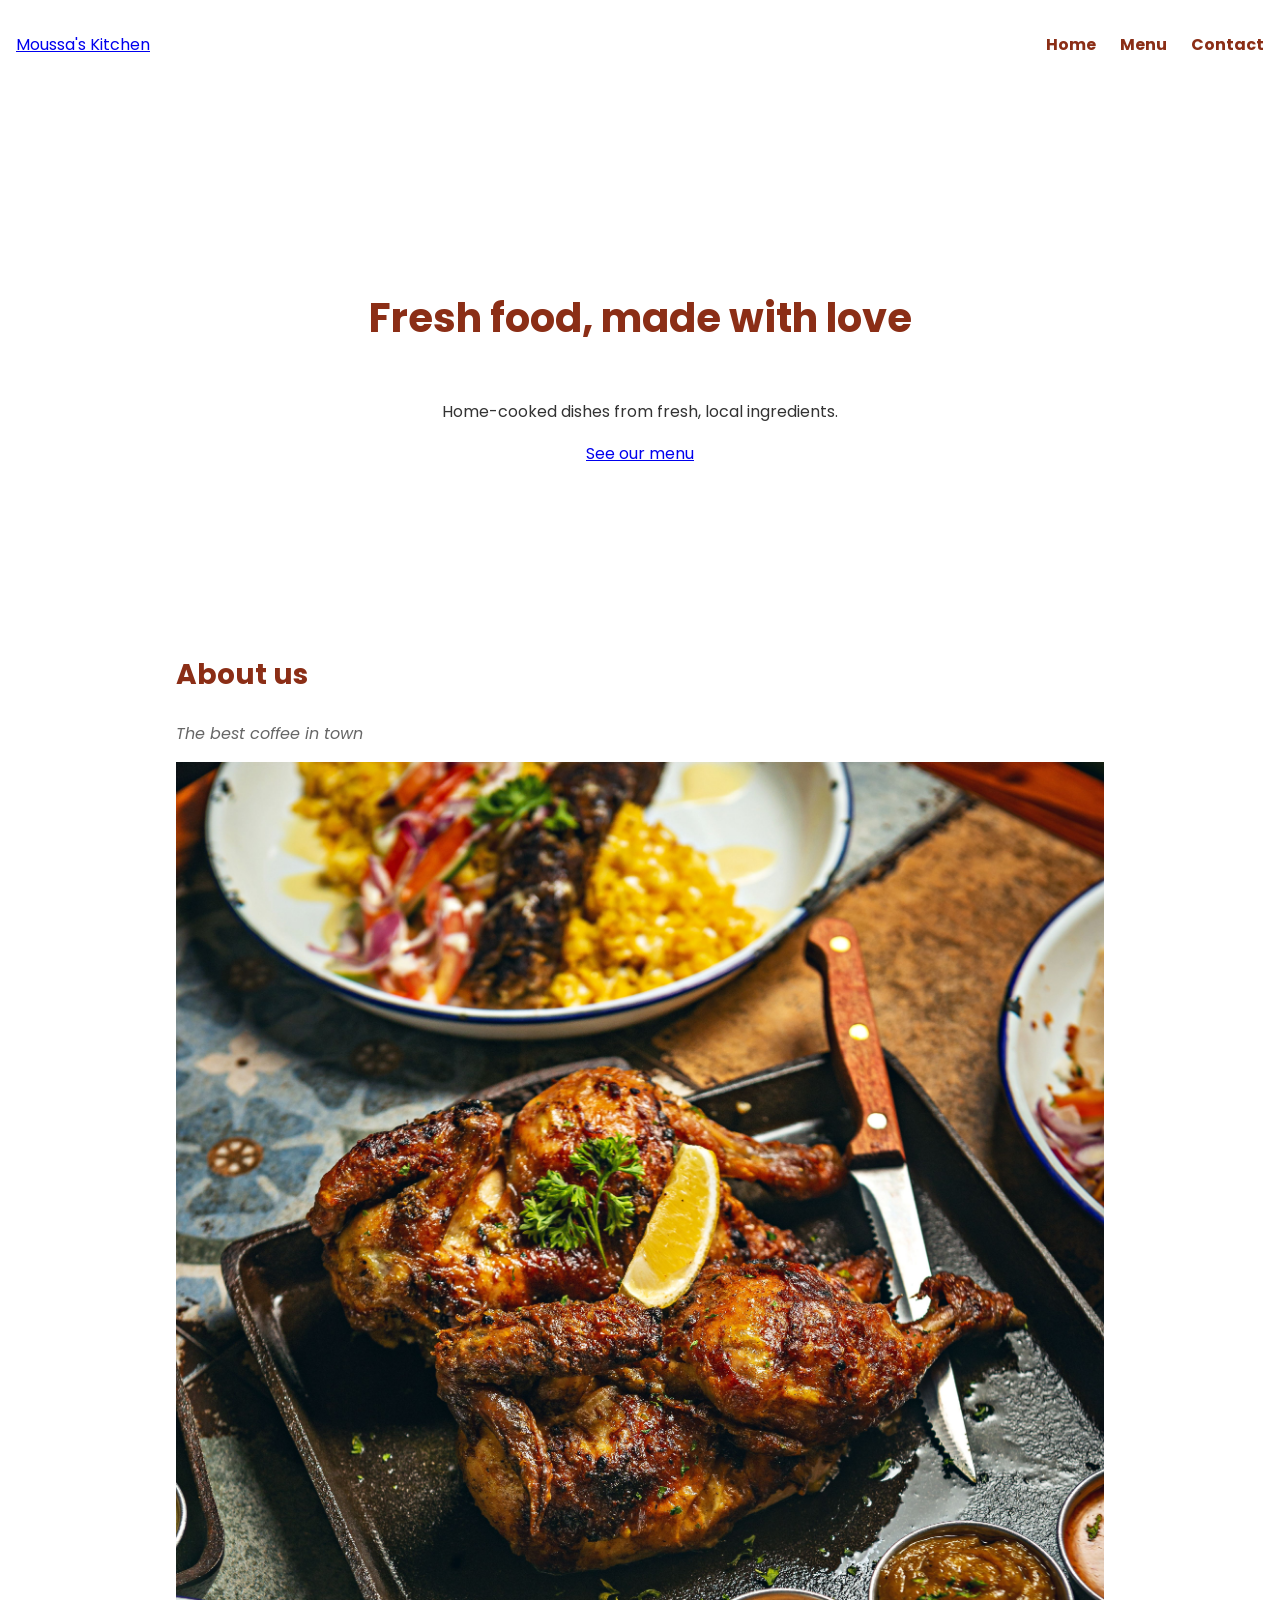
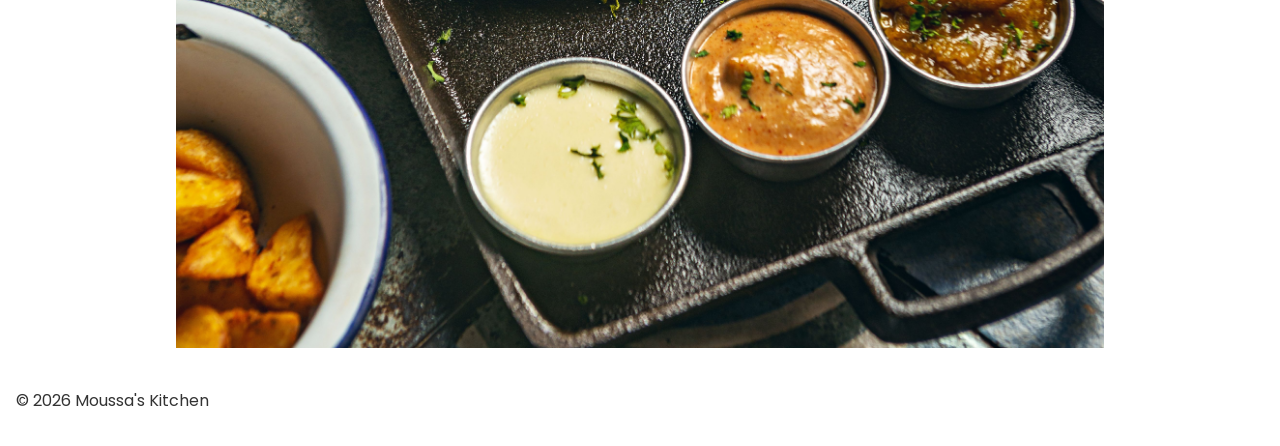
<file: index.html>
<!DOCTYPE html>
<html lang="en-US">

   <head>
    <meta charset="utf-8">
    <meta name="viewport" content="width=device-width, initial-scale=1.0">
    <meta name="description" content="Moussa's Kitchen: home-cooked dishes made from fresh, local ingredients.">
    <title>Moussa's Kitchen | Home</title>
    <link rel="preconnect" href="https://fonts.googleapis.com">
<link rel="preconnect" href="https://fonts.gstatic.com" crossorigin>
<link href="https://fonts.googleapis.com/css2?family=Poppins:ital,wght@0,100;0,200;0,300;0,400;0,500;0,600;0,700;0,800;0,900;1,100;1,200;1,300;1,400;1,500;1,600;1,700;1,800;1,900&display=swap" rel="stylesheet">
    <link rel="stylesheet" href="assets/css/style.css">
</head>
    <body>
        <header>
  <a href="index.html" class="logo">Moussa's Kitchen</a>
  <nav>
    <ul>
      <li><a href="index.html">Home</a></li>
      <li><a href="menu.html">Menu</a></li>
      <li><a href="contact.html">Contact</a></li>
    </ul>
  </nav>
</header>
<main>
    <section class="hero">
        <h1>Fresh food, made with love</h1>
        <p>Home-cooked dishes from fresh, local ingredients.</p>
        <a href="menu.html" class="btn">See our menu</a>
    </section>
    <section>
    <h2>About us</h2>
    <p>The best coffee in town</p>
    <img src="assets/images/roast-chicken.jpg" alt="Chicken roast" loading="lazy">
    </section>
</main>
<footer>
    <p>&copy; 2026 Moussa's Kitchen</p>
</footer>
    </body>
</html>
</file>
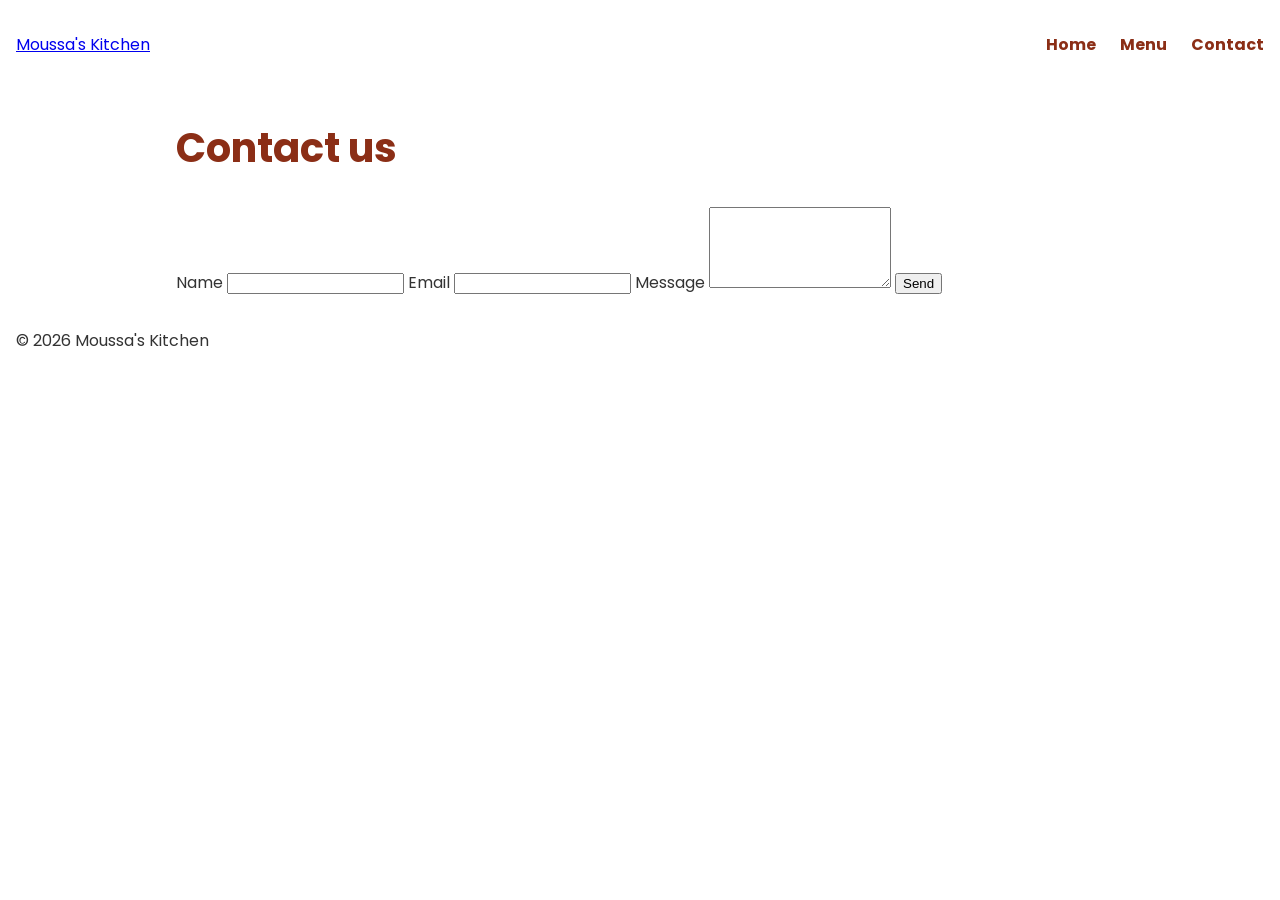
<file: contact.html>
<!DOCTYPE html>
<html lang="en-US">

   <head>
    <meta charset="utf-8">
    <meta name="viewport" content="width=device-width, initial-scale=1.0">
    <meta name="description" content="Contact Moussa's Kitchen to book a table or ask a question.">
    <title>Moussa's Kitchen | Contact</title>
     <link rel="preconnect" href="https://fonts.googleapis.com">
<link rel="preconnect" href="https://fonts.gstatic.com" crossorigin>
<link href="https://fonts.googleapis.com/css2?family=Poppins:ital,wght@0,100;0,200;0,300;0,400;0,500;0,600;0,700;0,800;0,900;1,100;1,200;1,300;1,400;1,500;1,600;1,700;1,800;1,900&display=swap" rel="stylesheet">
<link rel="stylesheet" href="assets/css/style.css">
</head>
    <body>
       <header>
  <a href="index.html" class="logo">Moussa's Kitchen</a>
  <nav>
    <ul>
      <li><a href="index.html">Home</a></li>
      <li><a href="menu.html">Menu</a></li>
      <li><a href="contact.html">Contact</a></li>
    </ul>
  </nav>
</header>
<main>
   <h1>Contact us</h1>
   <form>
  <label for="name">Name</label>
  <input type="text" id="name" name="name" required>

  <label for="email">Email</label>
  <input type="email" id="email" name="email" required>

  <label for="message">Message</label>
  <textarea id="message" name="message" rows="5"></textarea>

  <button type="submit">Send</button>
</form>

</main>

<footer>
    <p>&copy; 2026 Moussa's Kitchen</p>
</footer>
    </body>
</html>
</file>
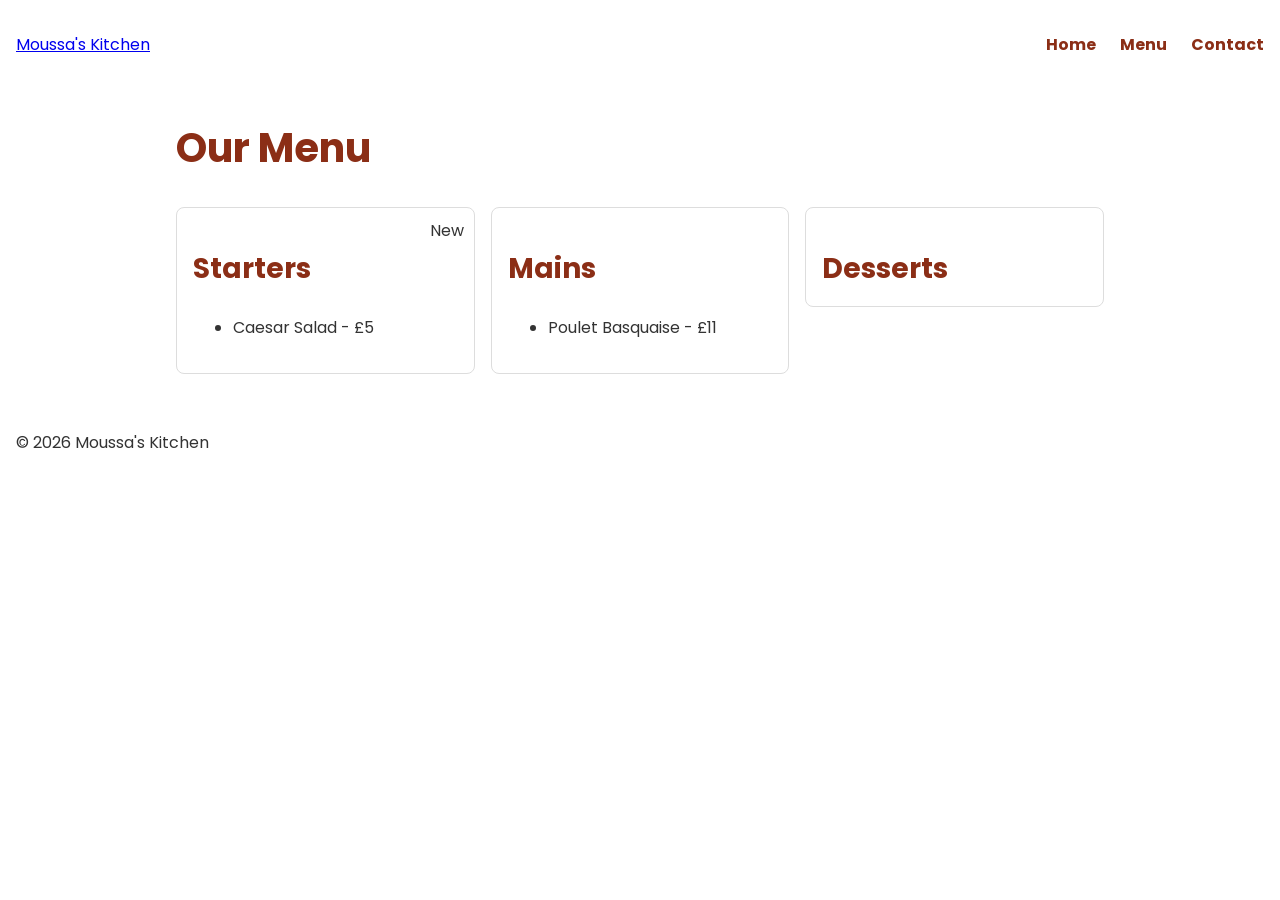
<file: menu.html>
<!DOCTYPE html>
<html lang="en-US">

   <head>
    <meta charset="utf-8">
    <meta name="viewport" content="width=device-width, initial-scale=1.0">
    <meta name="description" content="See the Moussa's Kitchen menu: starters, mains and desserts.">
    <title>Moussa's Kitchen | Menu</title>
    <link rel="preconnect" href="https://fonts.googleapis.com">
<link rel="preconnect" href="https://fonts.gstatic.com" crossorigin>
<link href="https://fonts.googleapis.com/css2?family=Poppins:ital,wght@0,100;0,200;0,300;0,400;0,500;0,600;0,700;0,800;0,900;1,100;1,200;1,300;1,400;1,500;1,600;1,700;1,800;1,900&display=swap" rel="stylesheet">
    <link rel="stylesheet" href="assets/css/style.css">
</head>
    <body>
       <header>
  <a href="index.html" class="logo">Moussa's Kitchen</a>
  <nav>
    <ul>
      <li><a href="index.html">Home</a></li>
      <li><a href="menu.html">Menu</a></li>
      <li><a href="contact.html">Contact</a></li>
    </ul>
  </nav>
</header>
<main>
   <h1>Our Menu</h1>
   <div class="card-container">
   <section class="card">
      <span class="badge">New</span>
      <h2>Starters</h2>
      <ul>
         <li>Caesar Salad - £5</li>
      </ul>
   </section>
   <section class="card">
      <h2>Mains</h2>
      <ul>
         <li>Poulet Basquaise - £11</li>
      </ul>
   </section>
   <section class="card overflow-test">
      <h2>Desserts</h2>
      <ul>
         <li>Pain Perdu with vanilla ice cream - £8 </li>
      </ul>
      <p>Chick starter is a densely nutritious, crumble-textured feed formulated specifically to meet the biological needs of baby chickens during their first six to eight weeks of life. Because chicks grow faster during these first few weeks than at any other point in their lives, standard adult chicken feed is entirely unsuited for them. Chick starter is a densely nutritious, crumble-textured feed formulated specifically to meet the biological needs of baby chickens during their first six to eight weeks of life. Because chicks grow faster during these first few weeks than at any other point in their lives, standard adult chicken feed is entirely unsuited for them.</p>
   </section>
    </div>
</main>

<footer>
    <p>&copy; 2026 Moussa's Kitchen</p>
</footer>
    </body>
</html>
</file>
<file: assets/css/style.css>
/* ===== Variables ===== */
:root {
    --primary: #8b2e16;
    --text: #333333;
    --accent: #666666;
    --border: #dddddd;
}
/* ===== Base ===== */
img {
    max-width: 100%;
    height: auto;
}
* {
  box-sizing: border-box;
}

html {
  font-size: 16px;
}

body {
  font-family: "Poppins", sans-serif;
  color: var(--text);
  line-height: 1.6;
  margin: 0;
}

h1 {
    font-size: 2.5rem;
    color: var(--primary);
}
h2 {
    font-size: 1.75rem;
    color: var(--primary);
}
/* ===== Navigation ===== */
nav a {
  color: var(--primary);
  text-decoration: none;
  font-weight: bold;
}

nav a:hover {
  text-decoration: underline;
}
/* ===== Layout and cards ===== */
main {
    padding: 0 1rem;
}
header, footer {
    padding: 1rem;
}
.card {
    flex: 1;
    padding: 1rem;
    border: 1px solid var(--border);
    border-radius: 8px;
    margin-bottom: 1.5rem;
    position: relative;
}
.card-container {
    flex-direction: column;
    display: flex;
    flex-wrap: wrap;
    gap: 1rem;
}
.hero {
    display: flex;
    justify-content: center;
    align-items: center;
    min-height: 60vh;
    flex-direction: column;
}
h2 + p {
    font-style: italic;
    color: var(--accent);
}
header {
    display: flex;
    justify-content: space-between;
    align-items: center;
}
nav ul {
    flex-direction: column;
    gap: 1.5rem;
    display: flex;
    padding: 0;
    list-style: none;
}
.badge {
    position: absolute;
    top: 10px;
    right: 10px;
}
.overflow-test {
    height: 100px;
    overflow: auto;
}
/* ===== Media queries ===== */
@media (min-width: 768px) {
    .card-container {
        flex-direction: row;
    }
    nav ul {
        flex-direction: row;
    }
}
@media (min-width: 1024px) {
    main {
        max-width: 60rem;
        margin: 0 auto;
    }

}
</file>
